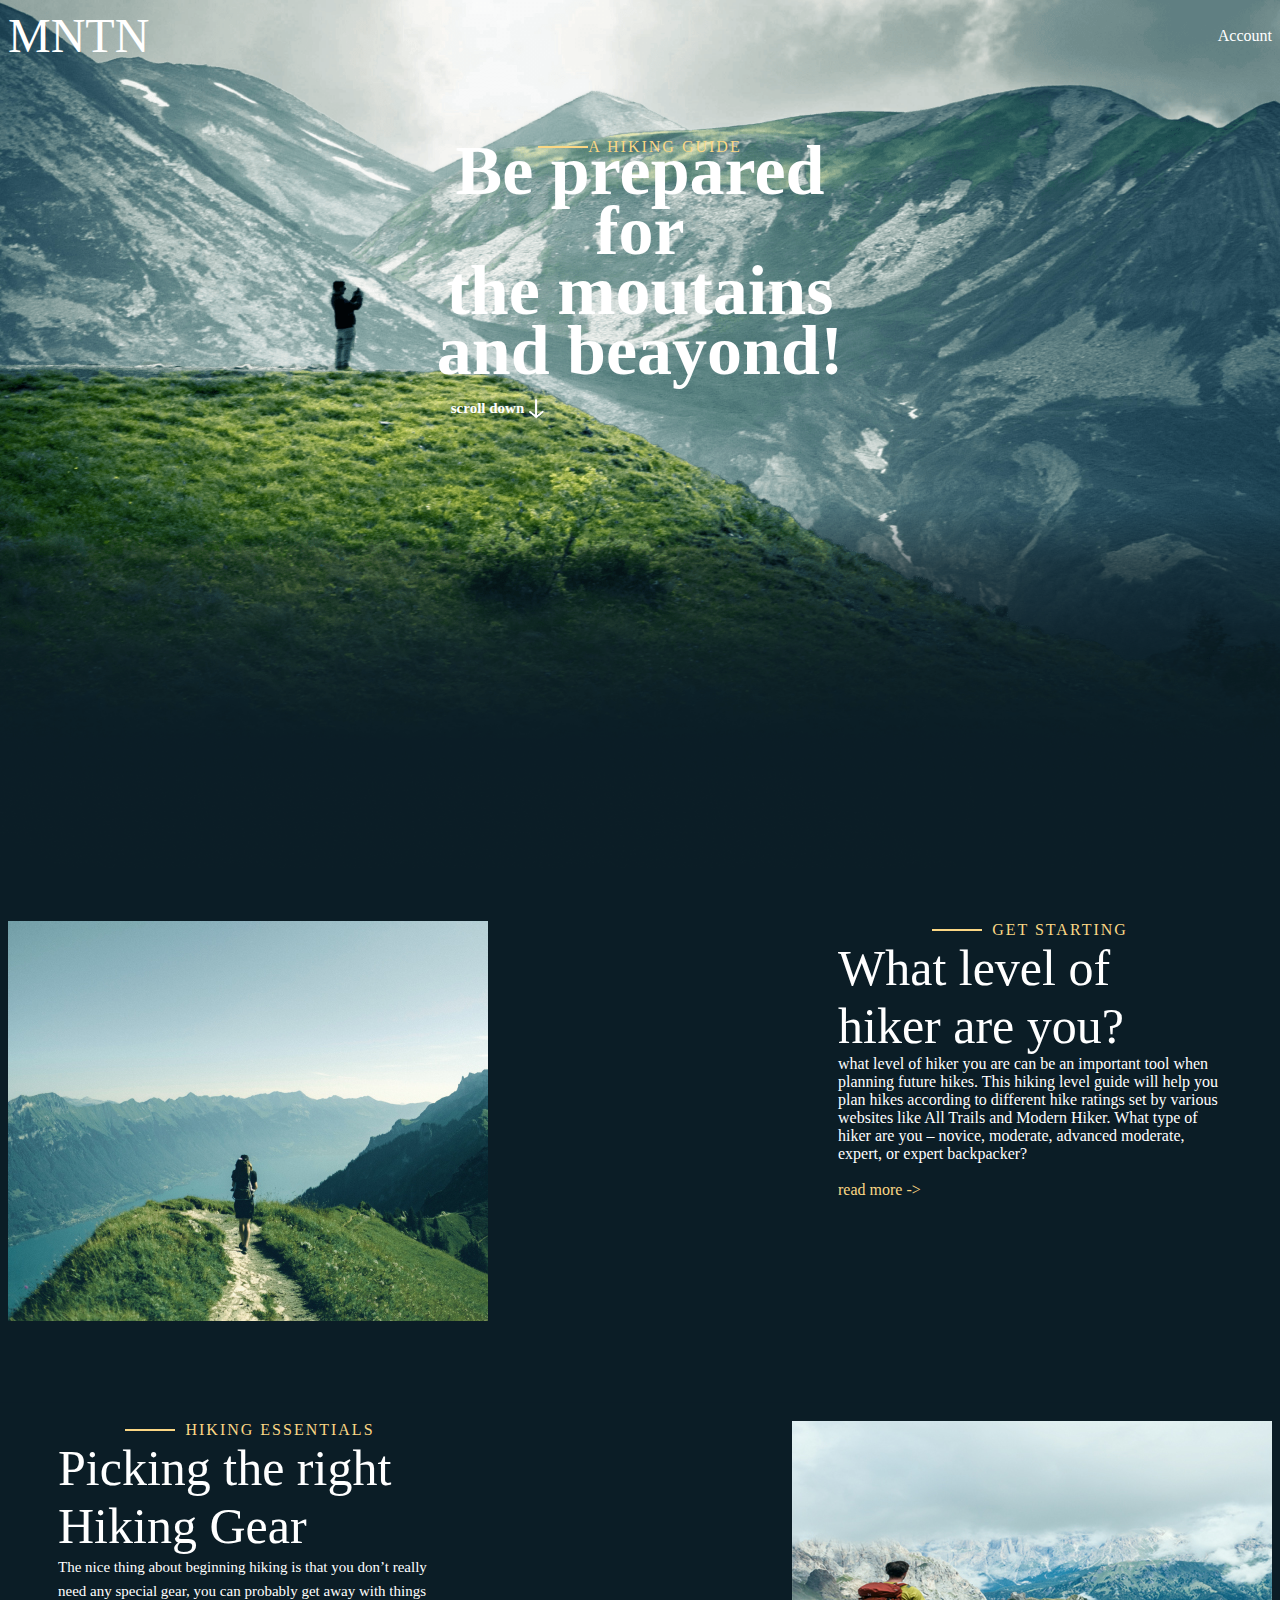
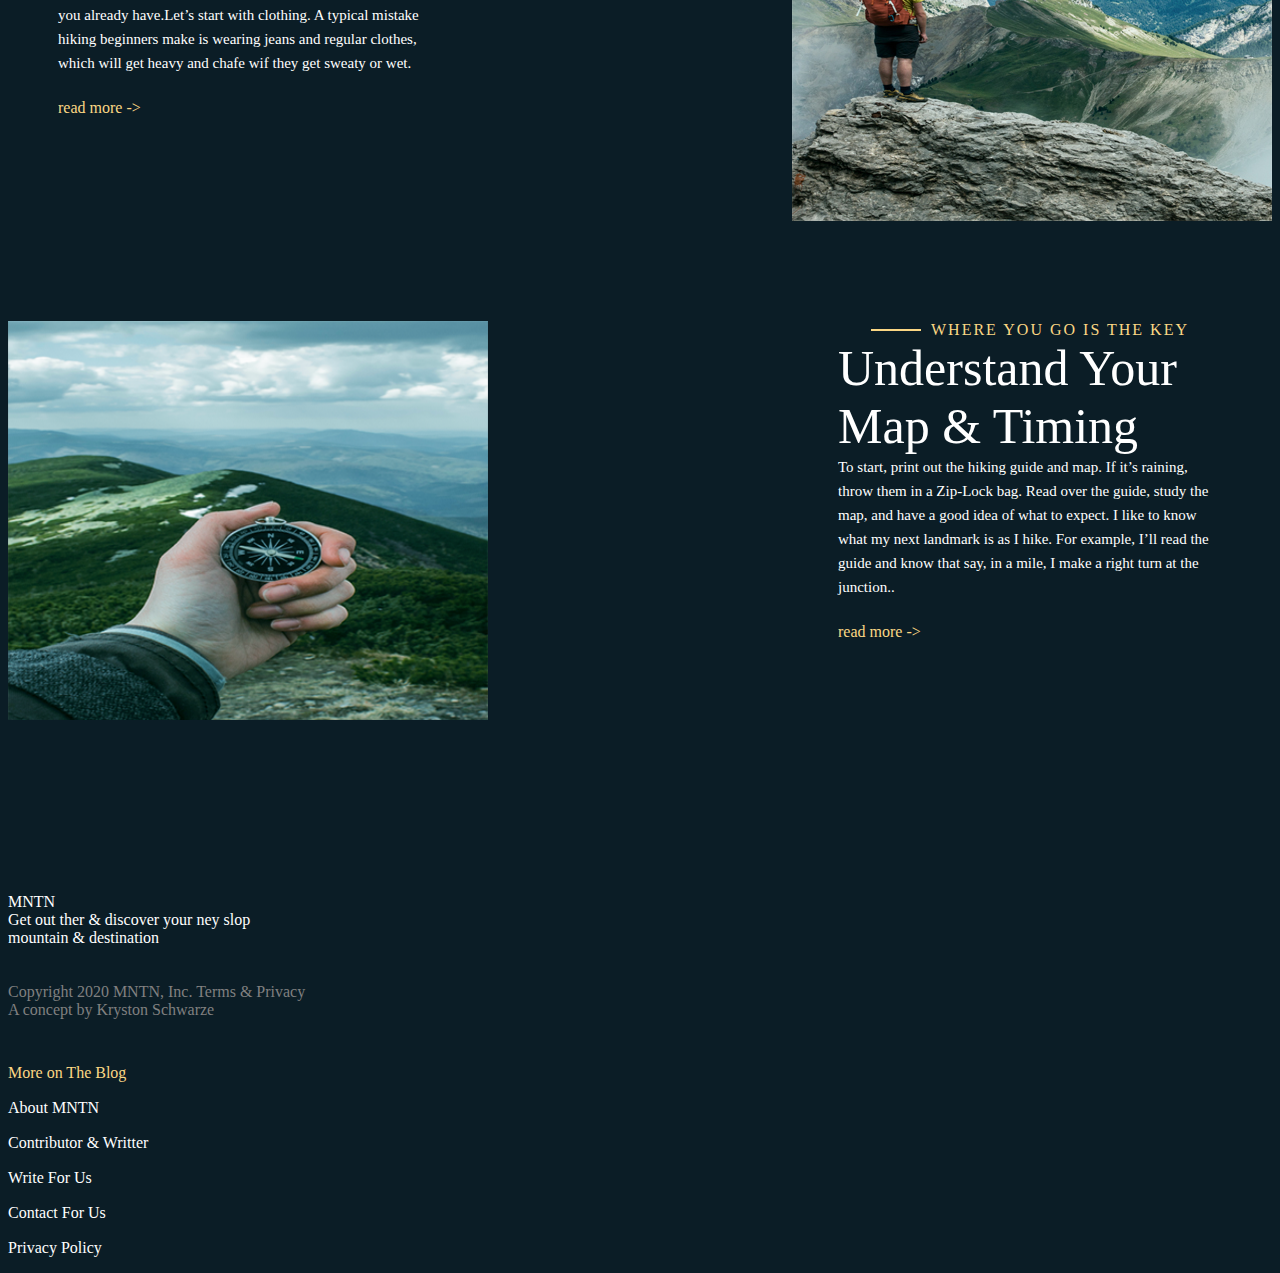
<file: luc/index.html>
<!DOCTYPE html>
<html lang="en">

<head>
    <meta charset="UTF-8">
    <meta http-equiv="X-UA-Compatible" content="IE=edge">
    <meta name="viewport" content="width=device-width, initial-scale=1.0">
    <link href="https://cdn.jsdelivr.net/npm/bootstrap@5.0.0-beta3/dist/css/bootstrap.min.css" rel="stylesheet"
        integrity="sha384-eOJMYsd53ii+scO/bJGFsiCZc+5NDVN2yr8+0RDqr0Ql0h+rP48ckxlpbzKgwra6" crossorigin="anonymous">
    <link rel="stylesheet" href="style.css">
    <title>website</title>
</head>


<body>
    <main class="container">
        <main class="fuckboots container-fluid">
            <p class="mntn">MNTN</p>
            <p class= "account"> Account</p>
        </main>



        <div class="hiking">
            <div class="bar"></div>
            <P>A HIKING GUIDE</P>
        </div>

        <div class="mainu">
            <p class="paragraphe_1"> Be prepared <br><br>
                for <br><br>
                the moutains <br><br>
                and beayond! <br><br>
            </p>
            <div class="d_scroll">
                <span class="scroll"> scroll down </span>
                <img src="fleche.png" class="fleche" alt="fleche">
            </div>

        </div>
        <div class="titre_photo_1">
            <img src="img/photo1.jpg" class=image1 alt="homme paysage">
            <div class="p1desktop">
                <div class="get">
                    <div class="bar"></div>
                    <p class="oran">GET STARTING </p>
                </div>

                <p class="titre1">What level of hiker are you? <br>
                <p class="line2"></p>what level of hiker you are can be an important tool when planning future
                hikes. This hiking level guide will help you plan hikes according to different hike ratings set by
                various websites like All Trails and Modern Hiker. What type of hiker are you – novice, moderate,
                advanced moderate, expert, or expert backpacker? <br><br>
                <p>
                <p class="read">read more -> <br><br></p>
                </p>
            </div>
        </div>
        <div class="titre_photo_2">
            <img src="img/photo2.jpg" class="image2" alt="homme montagne">
            <div class="p2desktop">
                <div class="get">
                    <div class="bar"></div>
                    <p class="oran">HIKING ESSENTIALS</p>
                </div>
                <p class="titre2">Picking the right Hiking Gear <br>
                <p class="line2">The nice thing about beginning hiking is that you don’t really need any special gear,
                    you can probably get away with things you already have.Let’s start with clothing. A typical mistake
                    hiking beginners make is wearing jeans and regular clothes, which will get heavy and chafe wif they
                    get
                    sweaty or wet. <br><br></p>
                <p class="read">read more -> <br><br></p>
                </p>
            </div>
        </div>
        <div class="titre_photo_3">
            <img src="img/image3.5.png" class="image3" alt="boussole">
            <div class="p3desktop">
                <div class="get">
                    <div class="bar"></div>
                    <p class="oran">WHERE YOU GO IS THE KEY</p>
                </div>
                <p class="titre3">Understand Your Map & Timing <br>
                <p class=line3>To start, print out the hiking guide and map. If it’s raining, throw them in a Zip-Lock
                    bag. Read over the guide, study the map, and have a good idea of what to expect. I like to know what
                    my
                    next landmark is as I hike. For example, I’ll read the guide and know that say, in a mile, I make a
                    right turn at the junction.. <br><br> </p>
                <p class="read">read more -> <br><br><br><br><br><br><br><br><br><br><br><br><br><br><br></p>
                </p>
            </div>
        </div>
        <div class="fin">
            <p>MNTN</p>
            <p>Get out ther & discover your ney slop <br> mountain & destination <br><br><br></p>
            <p class="copyright">Copyright 2020 MNTN, Inc. Terms & Privacy <br> A concept by Kryston Schwarze
                <br><br><br>
            </p>
        </div>
        <div class="blog">
            <p class="blog1">More on The Blog</p>
            <p>About MNTN</p>
            <p>Contributor & Writter</p>
            <p>Write For Us</p>
            <p>Contact For Us</p>
            <p>Privacy Policy </p>
        </div>

    </main>
    <script src="https://cdn.jsdelivr.net/npm/bootstrap@5.0.0-beta3/dist/js/bootstrap.bundle.min.js" integrity="sha384-JEW9xMcG8R+pH31jmWH6WWP0WintQrMb4s7ZOdauHnUtxwoG2vI5DkLtS3qm9Ekf" crossorigin="anonymous"></script>
</body>

</html>
</file>
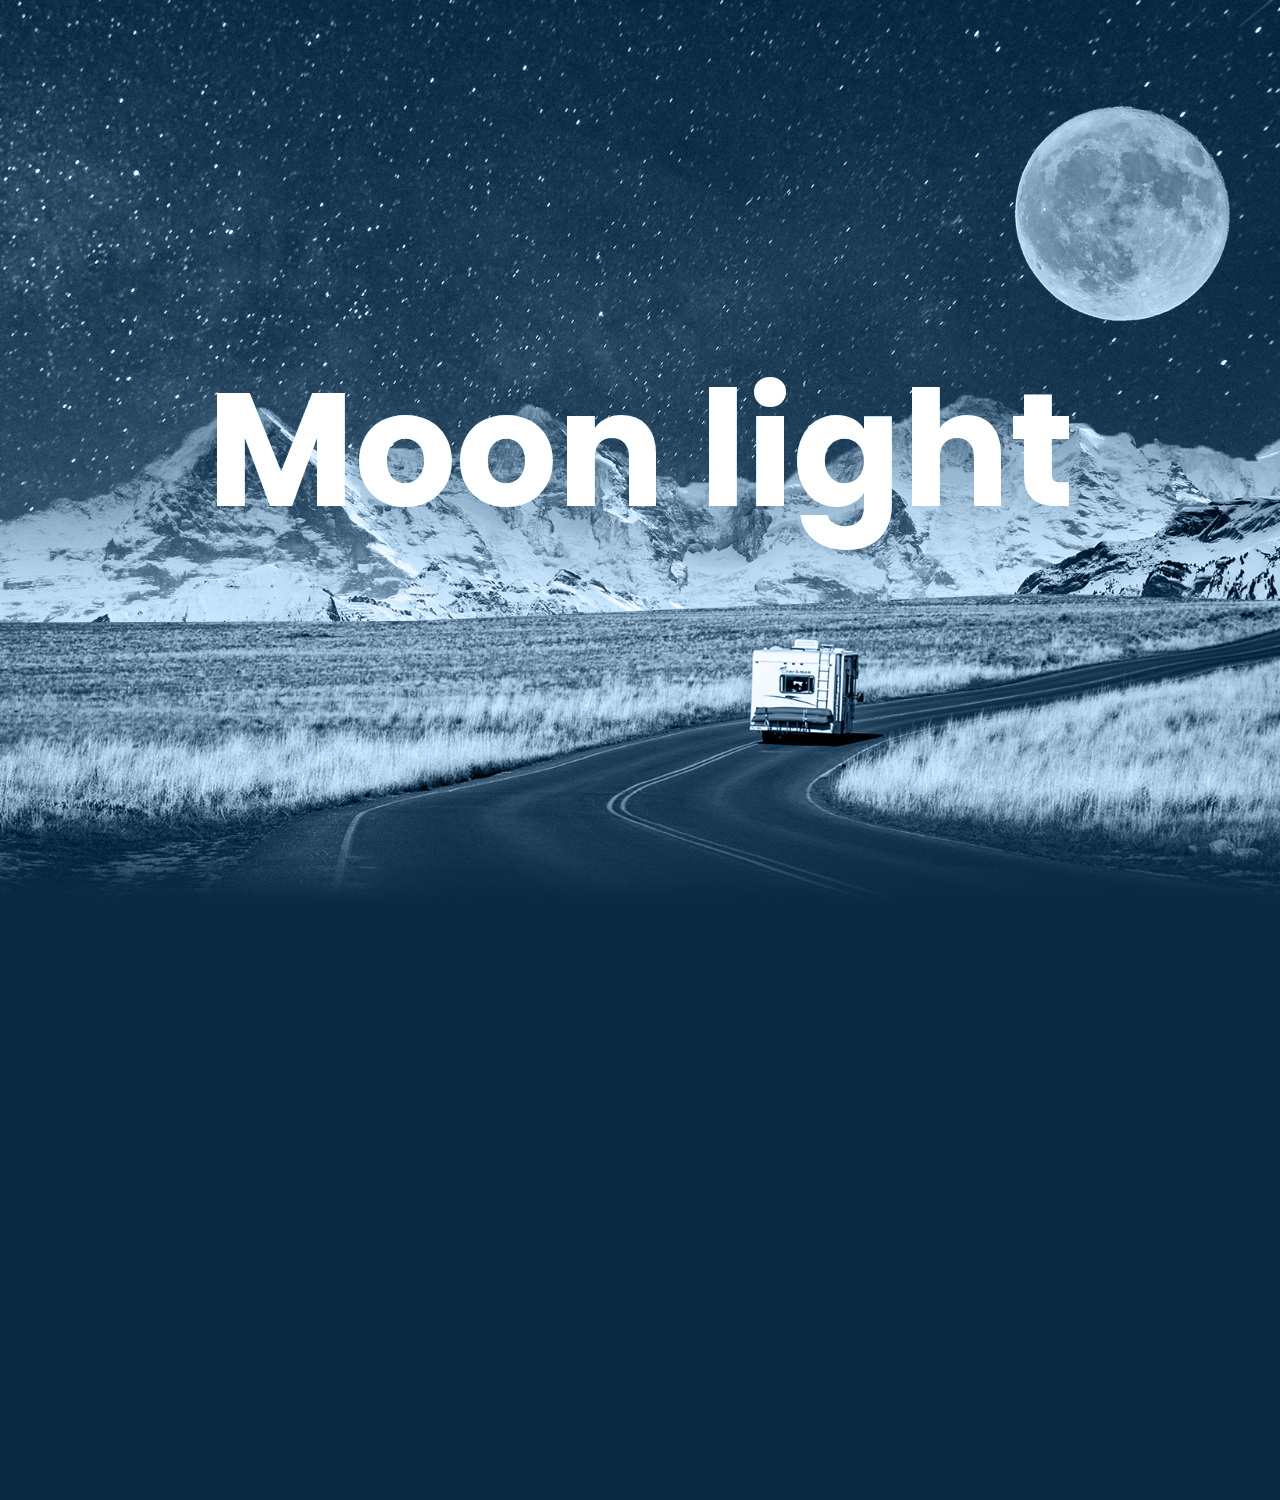
<file: parallax/index.html>
<!DOCTYPE html>
<html lang="en">

<head>
    <meta charset="UTF-8">
    <meta http-equiv="X-UA-Compatible" content="IE=edge">
    <meta name="viewport" content="width=device-width, initial-scale=1.0">
    <link rel="stylesheet" type="text/css" href="style.css">
    <title>parallax moon</title>
</head>

<body>
    <section>
        <img src="img/bg.jpg" id="bg">
        <img src="img/moon.png" id="moon">
        <img src="img/mountain.png" id="mountain">
        <img src="img/road.png" id="road">
        <h2 id="text">Moon light</h2>
    </section>
    <script type="text/javascript">
    let bg = document.getElementById("bg")
    let moon = document.getElementById("moon")
    let mountain = document.getElementById("mountain")
    let road = document.getElementById("road")
    let text = document.getElementById("text")

    window.addEventListener('scroll', function(){
        var value = window.scrollY;

        bg.style.top = value * 0.5 + 'px';
        moon.style.left = value * 0.5 + 'px';
        mountain.style.top = value * 0.15 + 'px';
        road.style.top = value * 0.15 + 'px';
        text.style.top = value * 1 + 'px';

    })

    </script>
</body>

</html>
</file>
<file: luc/style.css>
body {
  display: flex;
  justify-content: center;
  align-items: center;
  flex-direction: column;
  max-width: 100%;
  min-height: 100%;
  background-image: url(img/fond.png);
  background-repeat: no-repeat;
  background-size: 100%;
  background-color: #0b1d26;
}
.mntn{
  color: white;
  font-size: 3rem;
}
.fuckboots{
  display: flex;
  flex-direction: row;
  margin-bottom: 75px !important;
  justify-content: space-between;
}
.account{
  color: white;
  display: flex;
  align-items: center;
}
.police {
  font-size: 3rem;
  display: flex;
  justify-content: space-between;
  flex-direction: row;
}

p {
  margin: 0;
  padding: 0;
}

.header {
  display: flex;
  flex-direction: row;
  width: 100%;
  justify-content: space-between;
  align-items: center;
}

/*img{
    width: 100%;
    height: auto;
}
*/
.mainu {
  display: flex;
  width: 100%;
  font-size: 70px;
  font-weight: bold;
  flex-direction: column;
  justify-content: center;
  align-items: center;
}

.hiking {
  color: #fbd784;
  display: flex;
  flex-direction: row;
  justify-content: center;
  align-items: center;
  letter-spacing: 2px;
}
.paragraphe_1 {
  text-align: center;
  width: 100%;
  line-height: 30px;
  color: white;
}

.titre_photo_1 {
  width: 100%;
  display: flex;
  flex-direction: column;
  justify-content: space-between;
  color: white;
}
.titre_photo_2 {
  width: 100%;
  display: flex;
  flex-direction: column;
  justify-content: space-between;
  color: white;
}
.image1 {
  width: 100%;
  max-width: 800px;
  height: auto;
}
.photo1 {
  width: 20px;
  height: 20px;
}
.image2 {
  width: 100%;
  max-width: 800px;
  height: auto;
}
.image3 {
  width: 100%;
  max-width: 800px;
  height: 400x;
}
.titre_photo_3 {
  width: 100%;
  display: flex;
  flex-direction: column;
  justify-content: space-between;
  color: white;
}
.titre1 {
  font-size: 50px;
}
.line1 {
  font-size: 15px;
  line-height: 1.5rem;
}
.titre2 {
  font-size: 50px;
}
.line2 {
  font-size: 15px;
  line-height: 1.5rem;
}
.titre3 {
  font-size: 50px;
}
.line3 {
  font-size: 15px;
  line-height: 1.5rem;
}
.logo {
  margin-left: 1300px;
}
.ligne {
  letter-spacing: 0px;
}
.scroll {
  font-size: 15px;
  color: white;
}
main.container-fluid {
  margin: 0;
  padding: 0;
}
.barfixed {
  background-color: transparent !important;
}
.home {
  margin-left: 550px;
}
.fleche {
  width: 25px;
  height: 25px;
}
.d_scroll {
  display: flex;
  justify-content: center;
  align-items: center;
  margin-bottom: 100px;
}
.bar {
  width: 50px;
  height: 2px;
  background-color: #fbd784;
}
.get {
  display: flex;
  flex-direction: row;
  align-items: center;
  justify-content: center;
  column-gap: 10px;
}
.get p {
  color: #fbd784;
}
.navbar-brand {
  color: white !important;
  font-size: 40px;
  font-weight: bold;
}
.fin {
  color: white;
  margin-right: 180;
}
.read {
  color: #fbd784;
}
.oran {
  letter-spacing: 2px;
}
.copyright {
  color: gray;
}
.blog {
  display: flex;
  flex-direction: column;
  color: white;
  line-height: 35px;
}
.blog1 {
  color: #fbd784;
}

@media screen and (min-width: 77rem) {
  body {
    display: flex;
    justify-content: center;
    align-items: center;
    flex-direction: column;
    max-width: 100%;
    min-height: 100%;
    background-image: url(img/fond.png);
    background-repeat: no-repeat;
    background-size: 100%;
    background-color: #0b1d26;
  }
  .police {
    font-size: 3rem;
    display: flex;
    justify-content: space-between;
    flex-direction: row;
  }

  p {
    margin: 0;
    padding: 0;
  }

  .header {
    display: flex;
    flex-direction: row;
    width: 100%;
    justify-content: space-between;
    align-items: center;
  }

  /*img{
      width: 100%;
      height: auto;
  }
  */
  .mainu {
    display: flex;
    width: 100%;
    font-size: 70px;
    font-weight: bold;
    flex-direction: column;
    justify-content: center;
    align-items: center;
  }

  .hiking {
    color: #fbd784;
    display: flex;
    flex-direction: row;
    justify-content: center;
    align-items: center;
    letter-spacing: 2px;
  }
  .paragraphe_1 {
    text-align: center;
    width: 100%;
    line-height: 30px;
    color: white;
  }

  .titre_photo_1 {
    width: 100%;
    display: flex;
    flex-direction: row;
    justify-content: space-between;
    color: white;
    margin-bottom: 100px;
  }
  .titre_photo_2 {
    width: 100%;
    display: flex;
    flex-direction: row-reverse;
    justify-content: space-between;
    color: white;
    margin-bottom: 100px;
  }
  .image1 {
    width: 100%;
    max-width: 800px;
    height: auto;
  }
  .photo1 {
    width: 20px;
    height: 20px;
  }
  .image2 {
    width: 100%;
    max-width: 800px;
    height: auto;
  }
  .image3 {
    width: 480px;
    height: 400px;
  }
  .titre_photo_3 {
    width: 100%;
    display: flex;
    flex-direction: row;
    justify-content: space-between;
    color: white;
  }
  .titre1 {
    font-size: 50px;
  }
  .line1 {
    font-size: 15px;
    line-height: 1.5rem;
  }
  .titre2 {
    font-size: 50px;
  }
  .line2 {
    font-size: 15px;
    line-height: 1.5rem;
  }
  .titre3 {
    font-size: 50px;
  }
  .line3 {
    font-size: 15px;
    line-height: 1.5rem;
  }
  .logo {
    margin-left: 1300px;
  }
  .ligne {
    letter-spacing: 0px;
  }
  .scroll {
    font-size: 15px;
    color: white;
    margin-right: 280;
  }
  main.container-fluid {
    margin: 0;
    padding: 0;
  }
  .barfixed {
    background-color: transparent !important;
  }
  .home {
    margin-left: 550px;
  }
  .fleche {
    width: 25px;
    height: 25px;
    margin-right: 280px;
  }
  .d_scroll {
    display: flex;
    justify-content: center;
    align-items: center;
    margin-bottom: 500px;
  }
  .bar {
    width: 50px;
    height: 2px;
    background-color: #fbd784;
  }
  .get {
    display: flex;
    flex-direction: row;
    align-items: center;
    justify-content: center;
    column-gap: 10px;
  }
  .get p {
    color: #fbd784;
  }
  .navbar-brand {
    color: white !important;
    font-size: 40px;
    font-weight: bold;
  }
  .fin {
    color: white;
    margin-right: 180;
  }
  .read {
    color: #fbd784;
  }
  .oran {
    letter-spacing: 2px;
  }
  .copyright {
    color: gray;
  }
  .blog {
    display: flex;
    flex-direction: column;
    color: white;
    line-height: 35px;
  }
  .blog1 {
    color: #fbd784;
  }
  .p1desktop {
    display: flex;
    flex-direction: column;
    margin-left: 350px;
    margin-right: 50px;
  }
  .p2desktop {
    display: flex;
    flex-direction: column;
    margin-left: 50px;
    margin-right: 350px;
  }
  .p3desktop {
    display: flex;
    flex-direction: column;
    margin-left: 350px;
    margin-right: 50px;
  }
  .fuck {
    border: solid 3px red;
    display: flex !important;
    text-align: center !important;
    justify-content: center !important;
    align-items: center;
  }
}
</file>
<file: parallax/style.css>
@import url('https://fonts.googleapis.com/css?family=Poppins:300,400,500,600,700,800,900&display=swap');
*
{
    margin: 0;
    padding: 0;
    font-family: 'Poppins', sans-serif;
}
body
{

    background: #0a2a43;
    min-height: 1500px;
}
section
{
    position: relative;
    width: 100%;
    height: 100vh;
    overflow: hidden;
    display: flex;
    justify-content: center;
    align-items: center;
}

section:before
{
    content: '';
    position: absolute;
    bottom: 0;
    width: 100%;
    height: 100px;
    background: linear-gradient(to top, #0a2a43, transparent);
    z-index: 10000;
}
section:after
{
    content: '';
    position: absolute;
    top:0;
    left:0;
    width: 100%;
    height: 100%;
    background: #0a2a43;
    z-index: 10000;
    mix-blend-mode: color;
}
section img
{
    position: absolute;
    top: 0;
    left: 0;
    width: 100%;
    height: 100%;
    object-fit: cover;
    pointer-events: none;
}
#text
{
   position: relative;
   color: #fff;
   font-size: 10em;
}
#road
{
    z-index: 2;
}
</file>
